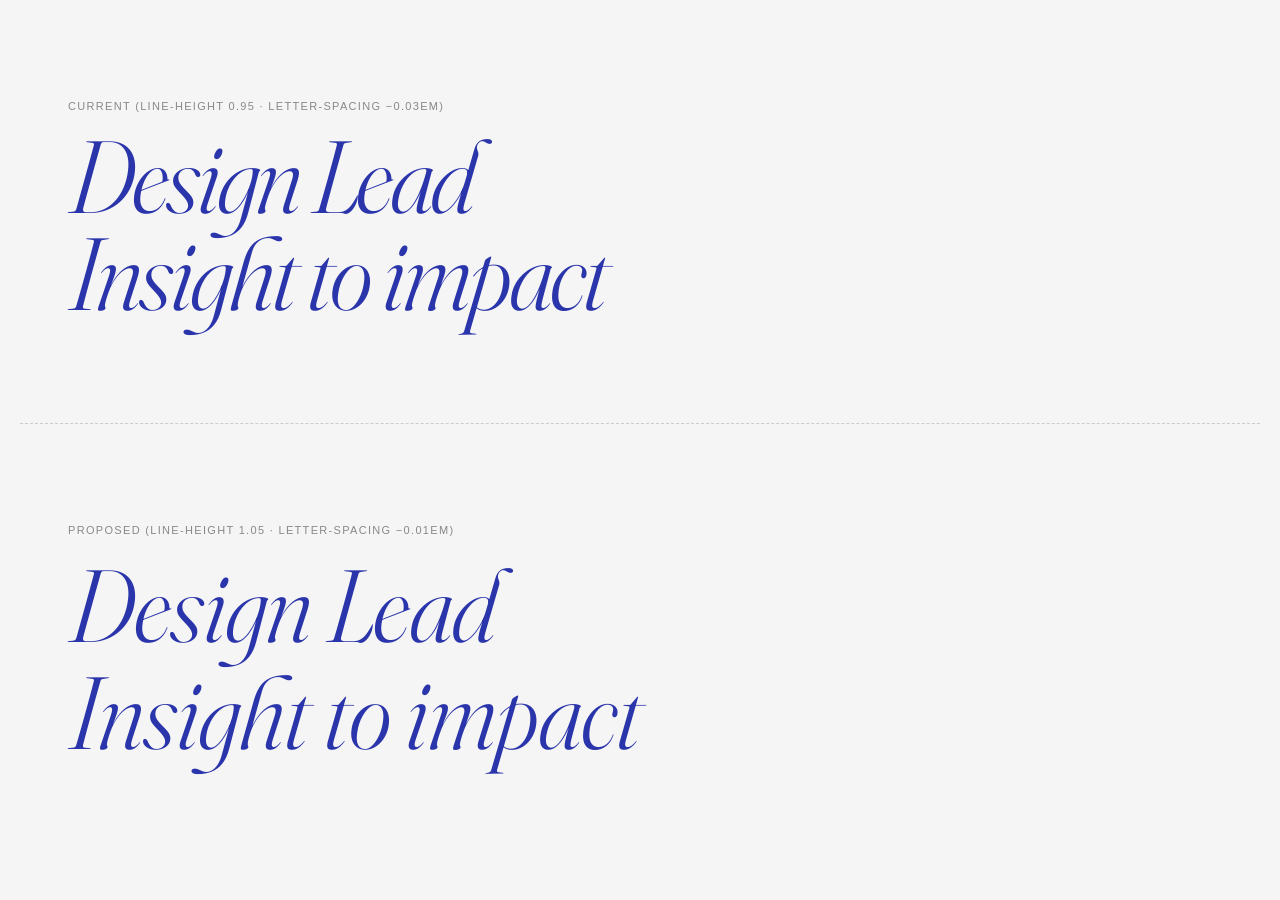
<file: hero-font-preview.html>
<!DOCTYPE html>
<html lang="en">
<head>
<meta charset="UTF-8">
<meta name="viewport" content="width=device-width, initial-scale=1.0">
<title>Hero Font Preview</title>
<link rel="preconnect" href="https://fonts.googleapis.com">
<link rel="preconnect" href="https://fonts.gstatic.com" crossorigin>
<link href="https://fonts.googleapis.com/css2?family=Fraunces:ital,opsz,wght@1,9..144,300;1,9..144,400&display=swap" rel="stylesheet">
<style>
  body {
    background: #F5F5F5;
    font-family: sans-serif;
    margin: 0;
    padding: 40px 20px;
  }
  .label {
    font-size: 11px;
    letter-spacing: 0.12em;
    text-transform: uppercase;
    color: #888;
    margin-bottom: 16px;
  }
  .panel {
    background: #F5F5F5;
    padding: 60px 48px;
    margin-bottom: 12px;
  }
  .divider {
    border: none;
    border-top: 1px dashed #ccc;
    margin: 40px 0;
  }
  .hero-text {
    font-family: 'Fraunces', serif;
    font-style: italic;
    color: #2B35AB;
    font-weight: 300;
    display: block;
  }

  /* BEFORE — current values */
  .before {
    font-size: clamp(3rem, 8vw, 7rem);
    line-height: 0.95;
    letter-spacing: -0.03em;
  }

  /* AFTER — proposed values */
  .after {
    font-size: clamp(3rem, 8vw, 7rem);
    line-height: 1.05;
    letter-spacing: -0.01em;
  }
</style>
</head>
<body>

  <div class="panel">
    <div class="label">Current (line-height 0.95 · letter-spacing −0.03em)</div>
    <span class="hero-text before">Design Lead<br>Insight to impact</span>
  </div>

  <hr class="divider">

  <div class="panel">
    <div class="label">Proposed (line-height 1.05 · letter-spacing −0.01em)</div>
    <span class="hero-text after">Design Lead<br>Insight to impact</span>
  </div>

</body>
</html>
</file>
